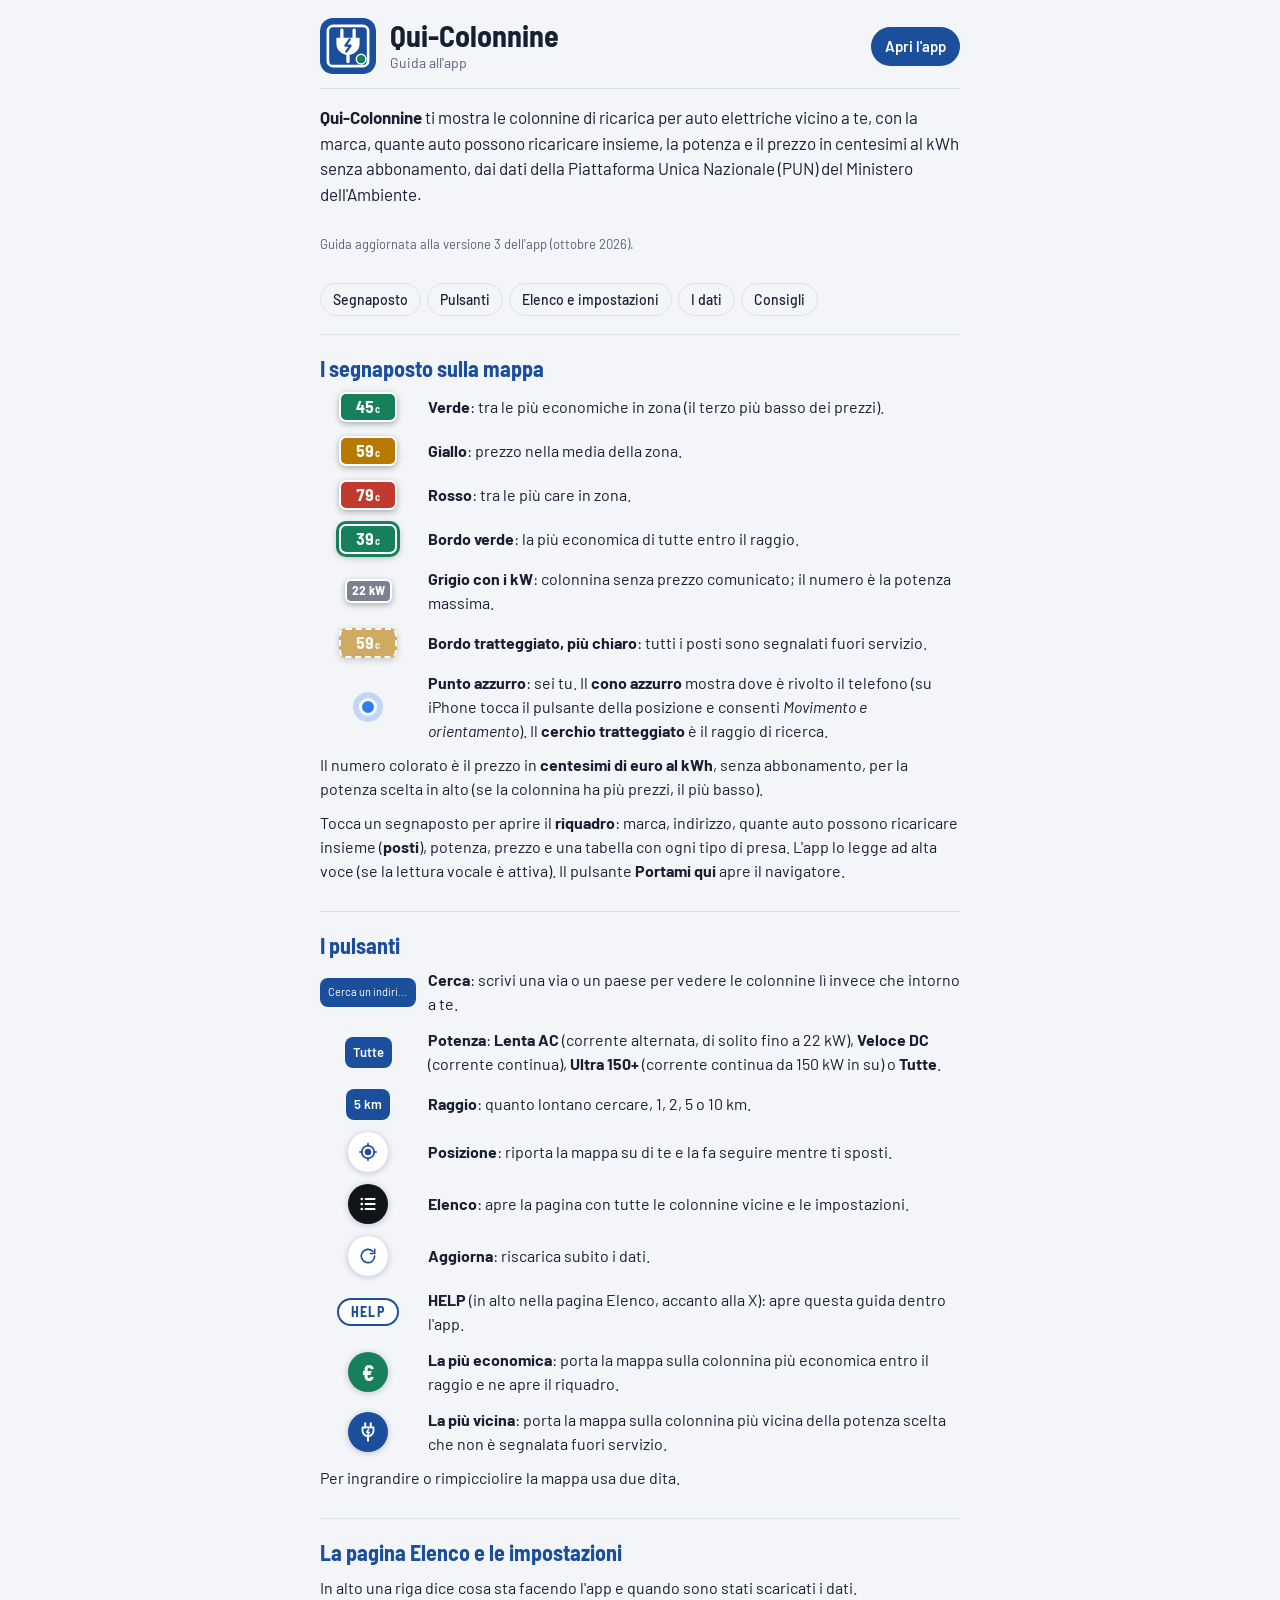
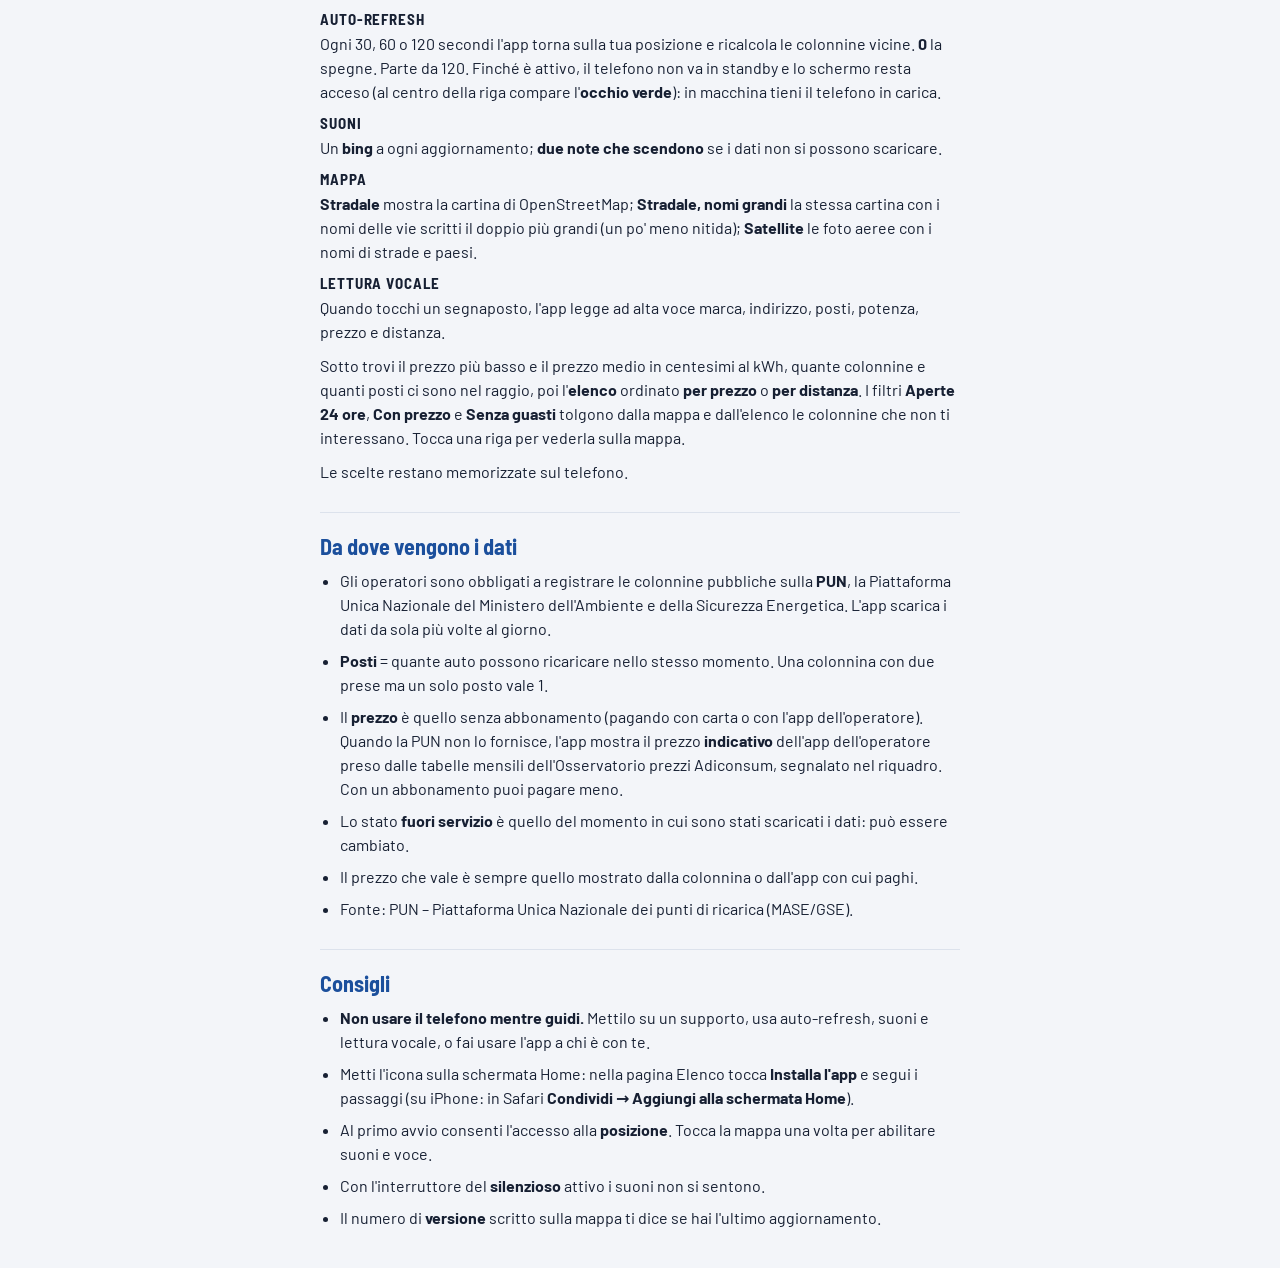
<file: guida.html>
<!doctype html>
<html lang="it">
<head>
  <meta charset="utf-8">
  <meta name="viewport" content="width=device-width, initial-scale=1, viewport-fit=cover">
  <title>Guida a Qui-Colonnine</title>
  <meta name="description" content="Come si usa Qui-Colonnine: segnaposto, pulsanti, elenco, impostazioni e provenienza dei dati">
  <meta name="theme-color" content="#1b4f9c">
  <link rel="icon" href="favicon-64.png" type="image/png">
  <link rel="apple-touch-icon" href="apple-touch-icon.png">
  <link rel="preconnect" href="https://fonts.googleapis.com">
  <link rel="preconnect" href="https://fonts.gstatic.com" crossorigin>
  <link rel="stylesheet" href="https://fonts.googleapis.com/css2?family=Barlow+Semi+Condensed:wght@600;700&family=Barlow:wght@400;500;600&display=swap">
  <style>
:root {
  --blu: #1b4f9c;
  --blu-scuro: #143c78;
  --libero: #15805a;
  --attenzione: #b87900;
  --pieno: #c23a2f;
  --osm: #5a6a86;
  --grigio: #7a8291;
  --bg: #f3f5f9;
  --superficie: #ffffff;
  --testo: #172033;
  --testo-2: #56627a;
  --bordo: #dce2ec;
  --ombra: 0 6px 24px rgba(20, 35, 70, .16);
  --font-display: "Barlow Semi Condensed", "Arial Narrow", system-ui, sans-serif;
  --font-body: "Barlow", system-ui, -apple-system, "Segoe UI", Roboto, sans-serif;
  --r: 14px;
  --su-colore: #ffffff;
  --barra: #1b4f9c;
  color-scheme: light;
}
@media (prefers-color-scheme: dark) {
  :root {
    --blu: #4f86dc;
    --blu-scuro: #3a6fc2;
    --libero: #3fbf8a;
    --attenzione: #e3a82d;
    --pieno: #ec6a5f;
    --osm: #93a2bf;
    --grigio: #8e97a6;
    --bg: #0f1522;
    --superficie: #182132;
    --testo: #e8edf6;
    --testo-2: #9eabc2;
    --bordo: #2a3650;
    --ombra: 0 6px 24px rgba(0, 0, 0, .45);
    --su-colore: #0c1220;
    --barra: #19386a;
    color-scheme: dark;
  }
  .mappa:not(.satellite) .leaflet-tile-pane { filter: brightness(.72) contrast(1.1) saturate(.7); }
}

* { box-sizing: border-box; }
html, body { height: 100%; margin: 0; }
body {
  background: var(--bg);
  color: var(--testo);
  font: 15px/1.4 var(--font-body);
  -webkit-font-smoothing: antialiased;
}
[hidden] { display: none !important; }
.sr-only { position: absolute; width: 1px; height: 1px; overflow: hidden; clip: rect(0 0 0 0); white-space: nowrap; }
button { font: inherit; color: inherit; cursor: pointer; }
:focus-visible { outline: 3px solid var(--blu); outline-offset: 2px; }
.mk {
  display: grid; place-items: center;
  width: 30px; height: 30px; border-radius: 7px;
  font: 700 16px/1 var(--font-display); color: #fff;
  background: var(--blu); border: 2px solid #fff;
  box-shadow: 0 2px 6px rgba(0,0,0,.3);
}
.mk.reale { width: auto; min-width: 30px; padding: 0 5px; font-variant-numeric: tabular-nums; }
.mk.blu { background: var(--blu); }
.mk.largo { width: 60px; height: 30px; }
.mk.verde { background: var(--libero); }
.mk.libero { background: var(--libero); }
.mk.quasi-pieno { background: var(--attenzione); }
.mk.pieno { background: var(--pieno); }
.mk.stallo { width: 14px; height: 14px; border-radius: 3px; border-width: 1.5px; font-size: 0; }
/* Rettangolo con il prezzo, colore per fascia di prezzo in zona */
.mk.prezzo { width: auto; min-width: 58px; height: 30px; padding: 0 6px; font-size: 17px; font-variant-numeric: tabular-nums; }
.mk.economico { background: var(--libero); }
.mk.medio { background: var(--attenzione); }
.mk.caro { background: var(--pieno); }
.mk.nd { width: 18px; height: 18px; border-radius: 5px; background: var(--grigio); font-size: 0; }
.mk.vecchio { border-style: dashed; opacity: .7; }
.mk.top { box-shadow: 0 0 0 3px var(--libero), 0 2px 8px rgba(0,0,0,.4); }
.mk.segn { width: 22px; height: 22px; border-radius: 50%; font-size: 0; background: var(--libero); }
.mk.segn.occupato { background: var(--pieno); }
.mk.segn.libero::after {
  content: ""; position: absolute; width: 22px; height: 22px; border-radius: 50%;
  border: 2px solid var(--libero); animation: pulsa 2s ease-out infinite;
}
@keyframes pulsa { from { transform: scale(1); opacity: .9; } to { transform: scale(2.2); opacity: 0; } }
.io {
  width: 18px; height: 18px; border-radius: 50%;
  background: #2f7cf6; border: 3px solid #fff; box-shadow: 0 0 0 6px rgba(47,124,246,.25);
}
.guida-corpo { gap: 18px; font-size: 16px; line-height: 1.5; }
.guida-corpo h3 { margin: 6px 0 10px; font: 700 22px/1.2 var(--font-display); color: var(--blu); }
.guida-corpo p { margin: 0 0 10px; }
.guida-corpo section { scroll-margin-top: 12px; border-top: 1px solid var(--bordo); padding-top: 14px; }
.g-intro { font-size: 17px; }
.g-versione { color: var(--testo-2); font-size: 13px; }
.g-indice { display: flex; flex-wrap: wrap; gap: 6px; }
.g-indice a {
  border: 1px solid var(--bordo); border-radius: 999px; padding: 5px 12px;
  color: var(--testo); text-decoration: none; font-size: 14px; font-weight: 500;
}
.g-lista { list-style: none; margin: 0 0 10px; padding: 0; display: flex; flex-direction: column; gap: 12px; }
.g-lista li { display: grid; grid-template-columns: 96px 1fr; gap: 12px; align-items: center; }
.g-lista li > div { min-width: 0; }
.g-segno { display: flex; justify-content: center; align-items: center; min-height: 32px; }
.g-segno .mk { position: relative; }
.g-linea { display: block; width: 64px; height: 6px; border-radius: 3px; background: #1b4f9c; opacity: .6; }
.g-barra {
  display: block; max-width: 96px; padding: 6px 8px; border-radius: 8px; background: var(--barra); color: #fff;
  font-size: 11px; white-space: nowrap; overflow: hidden; text-overflow: ellipsis;
}
.g-barra.corto { font-size: 13px; font-weight: 600; }
.g-fab {
  width: 40px; height: 40px; border-radius: 50%; display: grid; place-items: center;
  background: var(--superficie); color: var(--blu); box-shadow: 0 1px 6px rgba(20,35,70,.25);
}
.g-fab.nero { background: #111418; color: #fff; }
.g-fab.verde { background: var(--libero); color: var(--su-colore); }
.g-fab.rosso { background: var(--pieno); color: var(--su-colore); }
.g-fab.blu { background: var(--blu); color: var(--su-colore); }
.g-def { margin: 0 0 10px; }
.g-def dt { font: 700 15px/1.2 var(--font-display); letter-spacing: .06em; margin-top: 10px; }
.g-def dd { margin: 4px 0 0; }
.g-punti { margin: 0 0 10px; padding-left: 20px; display: flex; flex-direction: column; gap: 8px; }
.mk.prezzo small, .icona.prezzo small { font-size: .62em; margin-left: 1px; opacity: .9; }
.mk.kw {
  width: auto; min-width: 44px; height: 24px; padding: 0 5px; border-radius: 6px;
  background: var(--grigio); font-size: 13px; font-variant-numeric: tabular-nums; white-space: nowrap;
}
.mk.guasta { border-style: dashed; opacity: .6; }

html, body { height: auto; }
body { padding: 0 16px; }
.testa { max-width: 640px; margin: 0 auto; padding: calc(18px + env(safe-area-inset-top, 0px)) 0 14px; display: flex; align-items: center; gap: 14px; border-bottom: 1px solid var(--bordo); }
.testa svg { flex: none; border-radius: 13px; }
.testa h1 { margin: 0; font: 700 30px/1 var(--font-display); }
.testa p { margin: 3px 0 0; color: var(--testo-2); font-size: 14px; }
.apri { margin-left: auto; flex: none; background: var(--blu); color: #fff; text-decoration: none; font-weight: 600; padding: 9px 14px; border-radius: 999px; }
.guida-corpo { display: flex; flex-direction: column; max-width: 640px; margin: 0 auto; padding: 16px 0 calc(28px + env(safe-area-inset-bottom, 0px)); }
.guida-corpo a { color: var(--blu); }
.g-indice a { color: var(--testo); }
@media (max-width: 420px) { .testa p { display: none; } .testa h1 { font-size: 26px; } }

.btn-help {
  margin-left: auto; border: 2px solid var(--blu); border-radius: 999px;
  padding: 6px 18px; min-height: 40px; background: var(--superficie); color: var(--blu);
  font: 700 17px/1 var(--font-display); letter-spacing: .08em;
}
.btn-help.g-help { margin-left: 0; min-height: 0; display: inline-block; font-size: 14px; padding: 5px 12px; }
  </style>
</head>
<body>
  <header class="testa">
    <svg width="56" height="56" aria-hidden="true" xmlns="http://www.w3.org/2000/svg" viewBox="0 0 512 512"><rect width="512" height="512" rx="96" fill="#1b4f9c"/><rect x="72" y="72" width="368" height="368" rx="48" fill="none" stroke="#fff" stroke-width="24"/><path d="M200 110v70M312 110v70" stroke="#fff" stroke-width="30" stroke-linecap="round"/><path d="M150 180h212v52a106 106 0 0 1-212 0z" fill="#fff"/><path d="M272 196l-40 56h48l-40 56" fill="none" stroke="#1b4f9c" stroke-width="20" stroke-linecap="round" stroke-linejoin="round"/><path d="M256 338v60" stroke="#fff" stroke-width="30" stroke-linecap="round"/><circle cx="376" cy="376" r="44" fill="#15805a" stroke="#fff" stroke-width="14"/></svg>

    <div>
      <h1>Qui-Colonnine</h1>
      <p>Guida all'app</p>
    </div>
    <a class="apri" href="https://quivicino.github.io/Colonnine/">Apri l'app</a>
  </header>
  <main class="guida-corpo">
        <p class="g-intro"><b>Qui-Colonnine</b> ti mostra le colonnine di ricarica per auto elettriche vicino a te, con la marca,
          quante auto possono ricaricare insieme, la potenza e il prezzo in centesimi al kWh senza abbonamento,
          dai dati della Piattaforma Unica Nazionale (PUN) del Ministero dell'Ambiente.</p>
        <p class="g-versione">Guida aggiornata alla versione 3 dell'app (ottobre 2026).</p>

        <nav class="g-indice" aria-label="Argomenti">
          <a href="#g-mappa">Segnaposto</a><a href="#g-pulsanti">Pulsanti</a><a href="#g-elenco">Elenco e impostazioni</a>
          <a href="#g-prezzi">I dati</a><a href="#g-consigli">Consigli</a>
        </nav>

        <section id="g-mappa">
          <h3>I segnaposto sulla mappa</h3>
          <ul class="g-lista">
            <li><span class="g-segno"><span class="mk prezzo economico"><span>45<small>c</small></span></span></span><div><b>Verde</b>: tra le più economiche in zona (il terzo più basso dei prezzi).</div></li>
            <li><span class="g-segno"><span class="mk prezzo medio"><span>59<small>c</small></span></span></span><div><b>Giallo</b>: prezzo nella media della zona.</div></li>
            <li><span class="g-segno"><span class="mk prezzo caro"><span>79<small>c</small></span></span></span><div><b>Rosso</b>: tra le più care in zona.</div></li>
            <li><span class="g-segno"><span class="mk prezzo economico top"><span>39<small>c</small></span></span></span><div><b>Bordo verde</b>: la più economica di tutte entro il raggio.</div></li>
            <li><span class="g-segno"><span class="mk kw">22 kW</span></span><div><b>Grigio con i kW</b>: colonnina senza prezzo comunicato; il numero è la potenza massima.</div></li>
            <li><span class="g-segno"><span class="mk prezzo medio guasta"><span>59<small>c</small></span></span></span><div><b>Bordo tratteggiato, più chiaro</b>: tutti i posti sono segnalati fuori servizio.</div></li>
            <li><span class="g-segno"><span class="io"></span></span><div><b>Punto azzurro</b>: sei tu. Il <b>cono azzurro</b> mostra dove è rivolto il telefono (su iPhone tocca il pulsante della posizione e consenti <i>Movimento e orientamento</i>). Il <b>cerchio tratteggiato</b> è il raggio di ricerca.</div></li>
          </ul>
          <p>Il numero colorato è il prezzo in <b>centesimi di euro al kWh</b>, senza abbonamento, per la potenza scelta in alto
            (se la colonnina ha più prezzi, il più basso).</p>
          <p>Tocca un segnaposto per aprire il <b>riquadro</b>: marca, indirizzo, quante auto possono ricaricare insieme (<b>posti</b>),
            potenza, prezzo e una tabella con ogni tipo di presa. L'app lo legge ad alta voce (se la lettura vocale è attiva).
            Il pulsante <b>Portami qui</b> apre il navigatore.</p>
        </section>

        <section id="g-pulsanti">
          <h3>I pulsanti</h3>
          <ul class="g-lista">
            <li><span class="g-segno"><span class="g-barra">Cerca un indirizzo…</span></span><div><b>Cerca</b>: scrivi una via o un paese per vedere le colonnine lì invece che intorno a te.</div></li>
            <li><span class="g-segno"><span class="g-barra corto">Tutte</span></span><div><b>Potenza</b>: <b>Lenta AC</b> (corrente alternata, di solito fino a 22 kW), <b>Veloce DC</b> (corrente continua),
              <b>Ultra 150+</b> (corrente continua da 150 kW in su) o <b>Tutte</b>.</div></li>
            <li><span class="g-segno"><span class="g-barra corto">5 km</span></span><div><b>Raggio</b>: quanto lontano cercare, 1, 2, 5 o 10 km.</div></li>
            <li><span class="g-segno"><span class="g-fab"><svg viewBox="0 0 24 24" width="20" height="20" aria-hidden="true"><circle cx="12" cy="12" r="4" fill="currentColor"/><path d="M12 2v3M12 19v3M2 12h3M19 12h3" stroke="currentColor" stroke-width="2" stroke-linecap="round"/><circle cx="12" cy="12" r="7.5" fill="none" stroke="currentColor" stroke-width="2"/></svg></span></span><div><b>Posizione</b>: riporta la mappa su di te e la fa seguire mentre ti sposti.</div></li>
            <li><span class="g-segno"><span class="g-fab nero"><svg viewBox="0 0 24 24" width="20" height="20" aria-hidden="true"><path d="M9 6h11M9 12h11M9 18h11" stroke="currentColor" stroke-width="2.2" stroke-linecap="round"/><circle cx="4.5" cy="6" r="1.6" fill="currentColor"/><circle cx="4.5" cy="12" r="1.6" fill="currentColor"/><circle cx="4.5" cy="18" r="1.6" fill="currentColor"/></svg></span></span><div><b>Elenco</b>: apre la pagina con tutte le colonnine vicine e le impostazioni.</div></li>
            <li><span class="g-segno"><span class="g-fab"><svg viewBox="0 0 24 24" width="20" height="20" aria-hidden="true"><path d="M20 12a8 8 0 1 1-2.34-5.66M20 4v5h-5" fill="none" stroke="currentColor" stroke-width="2" stroke-linecap="round" stroke-linejoin="round"/></svg></span></span><div><b>Aggiorna</b>: riscarica subito i dati.</div></li>
            <li><span class="g-segno"><span class="btn-help g-help">HELP</span></span><div><b>HELP</b> (in alto nella pagina Elenco, accanto alla X): apre questa guida dentro l'app.</div></li>
            <li><span class="g-segno"><span class="g-fab verde"><b style="font:700 22px/1 var(--font-display)">€</b></span></span><div><b>La più economica</b>: porta la mappa sulla colonnina più economica entro il raggio e ne apre il riquadro.</div></li>
            <li><span class="g-segno"><span class="g-fab blu"><svg viewBox="0 0 24 24" width="22" height="22" aria-hidden="true"><path d="M9 2.5v4.5M15 2.5v4.5" stroke="currentColor" stroke-width="2.2" stroke-linecap="round"/><path d="M6 7h12v3.5a6 6 0 0 1-12 0z" fill="none" stroke="currentColor" stroke-width="2" stroke-linejoin="round"/><path d="M12.8 8.8l-2.3 3.4h3l-2.3 3.4" fill="none" stroke="currentColor" stroke-width="1.6" stroke-linecap="round" stroke-linejoin="round"/><path d="M12 16.5v5" stroke="currentColor" stroke-width="2.2" stroke-linecap="round"/></svg></span></span><div><b>La più vicina</b>: porta la mappa sulla colonnina più vicina della potenza scelta che non è segnalata fuori servizio.</div></li>
          </ul>
          <p>Per ingrandire o rimpicciolire la mappa usa due dita.</p>
        </section>

        <section id="g-elenco">
          <h3>La pagina Elenco e le impostazioni</h3>
          <p>In alto una riga dice cosa sta facendo l'app e quando sono stati scaricati i dati.</p>
          <dl class="g-def">
            <dt>AUTO-REFRESH</dt>
            <dd>Ogni 30, 60 o 120 secondi l'app torna sulla tua posizione e ricalcola le colonnine vicine. <b>0</b> la spegne. Parte da 120.
              Finché è attivo, il telefono non va in standby e lo schermo resta acceso
              (al centro della riga compare l'<b>occhio verde</b>):
              in macchina tieni il telefono in carica.</dd>
            <dt>SUONI</dt>
            <dd>Un <b>bing</b> a ogni aggiornamento; <b>due note che scendono</b> se i dati non si possono scaricare.</dd>
            <dt>MAPPA</dt>
            <dd><b>Stradale</b> mostra la cartina di OpenStreetMap; <b>Stradale, nomi grandi</b> la stessa cartina con i nomi delle vie scritti il doppio più grandi (un po' meno nitida); <b>Satellite</b> le foto aeree con i nomi di strade e paesi.</dd>
            <dt>LETTURA VOCALE</dt>
            <dd>Quando tocchi un segnaposto, l'app legge ad alta voce marca, indirizzo, posti, potenza, prezzo e distanza.</dd>
          </dl>
          <p>Sotto trovi il prezzo più basso e il prezzo medio in centesimi al kWh, quante colonnine e quanti posti ci sono nel raggio, poi l'<b>elenco</b>
            ordinato <b>per prezzo</b> o <b>per distanza</b>. I filtri <b>Aperte 24 ore</b>, <b>Con prezzo</b> e <b>Senza guasti</b>
            tolgono dalla mappa e dall'elenco le colonnine che non ti interessano. Tocca una riga per vederla sulla mappa.</p>
          <p>Le scelte restano memorizzate sul telefono.</p>
        </section>

        <section id="g-prezzi">
          <h3>Da dove vengono i dati</h3>
          <ul class="g-punti">
            <li>Gli operatori sono obbligati a registrare le colonnine pubbliche sulla <b>PUN</b>, la Piattaforma Unica Nazionale
              del Ministero dell'Ambiente e della Sicurezza Energetica. L'app scarica i dati da sola più volte al giorno.</li>
            <li><b>Posti</b> = quante auto possono ricaricare nello stesso momento. Una colonnina con due prese ma un solo posto vale 1.</li>
            <li>Il <b>prezzo</b> è quello senza abbonamento (pagando con carta o con l'app dell'operatore). Quando la PUN non lo fornisce,
              l'app mostra il prezzo <b>indicativo</b> dell'app dell'operatore preso dalle tabelle mensili dell'Osservatorio prezzi Adiconsum, segnalato nel riquadro. Con un abbonamento puoi pagare meno.</li>
            <li>Lo stato <b>fuori servizio</b> è quello del momento in cui sono stati scaricati i dati: può essere cambiato.</li>
            <li>Il prezzo che vale è sempre quello mostrato dalla colonnina o dall'app con cui paghi.</li>
            <li>Fonte: PUN – Piattaforma Unica Nazionale dei punti di ricarica (MASE/GSE).</li>
          </ul>
        </section>

        <section id="g-consigli">
          <h3>Consigli</h3>
          <ul class="g-punti">
            <li><b>Non usare il telefono mentre guidi.</b> Mettilo su un supporto, usa auto-refresh, suoni e lettura vocale, o fai usare l'app a chi è con te.</li>
            <li>Metti l'icona sulla schermata Home: nella pagina Elenco tocca <b>Installa l'app</b> e segui i passaggi (su iPhone: in Safari <b>Condividi → Aggiungi alla schermata Home</b>).</li>
            <li>Al primo avvio consenti l'accesso alla <b>posizione</b>. Tocca la mappa una volta per abilitare suoni e voce.</li>
            <li>Con l'interruttore del <b>silenzioso</b> attivo i suoni non si sentono.</li>
            <li>Il numero di <b>versione</b> scritto sulla mappa ti dice se hai l'ultimo aggiornamento.</li>
          </ul>
        </section>
      </main>
  <!-- Statistiche d'uso anonime, senza cookie: https://colonnine.goatcounter.com
       I dispositivi del team (segnati una volta aprendo l'app con ?gc_team=nome-dispositivo,
       tolti con ?gc_team=off) contano a parte su https://quivicino-team.goatcounter.com -->
  <script>
    (function () {
      var endpoint = "https://colonnine.goatcounter.com/count";
      try {
        var q = new URLSearchParams(location.search).get("gc_team");
        if (q === "off") { localStorage.removeItem("gc_team"); alert("Questo dispositivo ora conta come un visitatore normale."); }
        else if (q) {
          q = q.toLowerCase().replace(/[^a-z0-9-]/g, "");
          if (q) { localStorage.setItem("gc_team", q); alert("Dispositivo segnato come \u201c" + q + "\u201d: le visite contano a parte."); }
        }
        var team = localStorage.getItem("gc_team");
        if (team) {
          endpoint = "https://quivicino-team.goatcounter.com/count";
          window.goatcounter = { path: function (p) { return "/" + team + p.split("?")[0]; } };
        }
      } catch (e) {}
      var s = document.createElement("script");
      s.async = true;
      s.src = "https://gc.zgo.at/count.js";
      s.setAttribute("data-goatcounter", endpoint);
      document.head.appendChild(s);
    })();
  </script>
</body>
</html>
</file>
